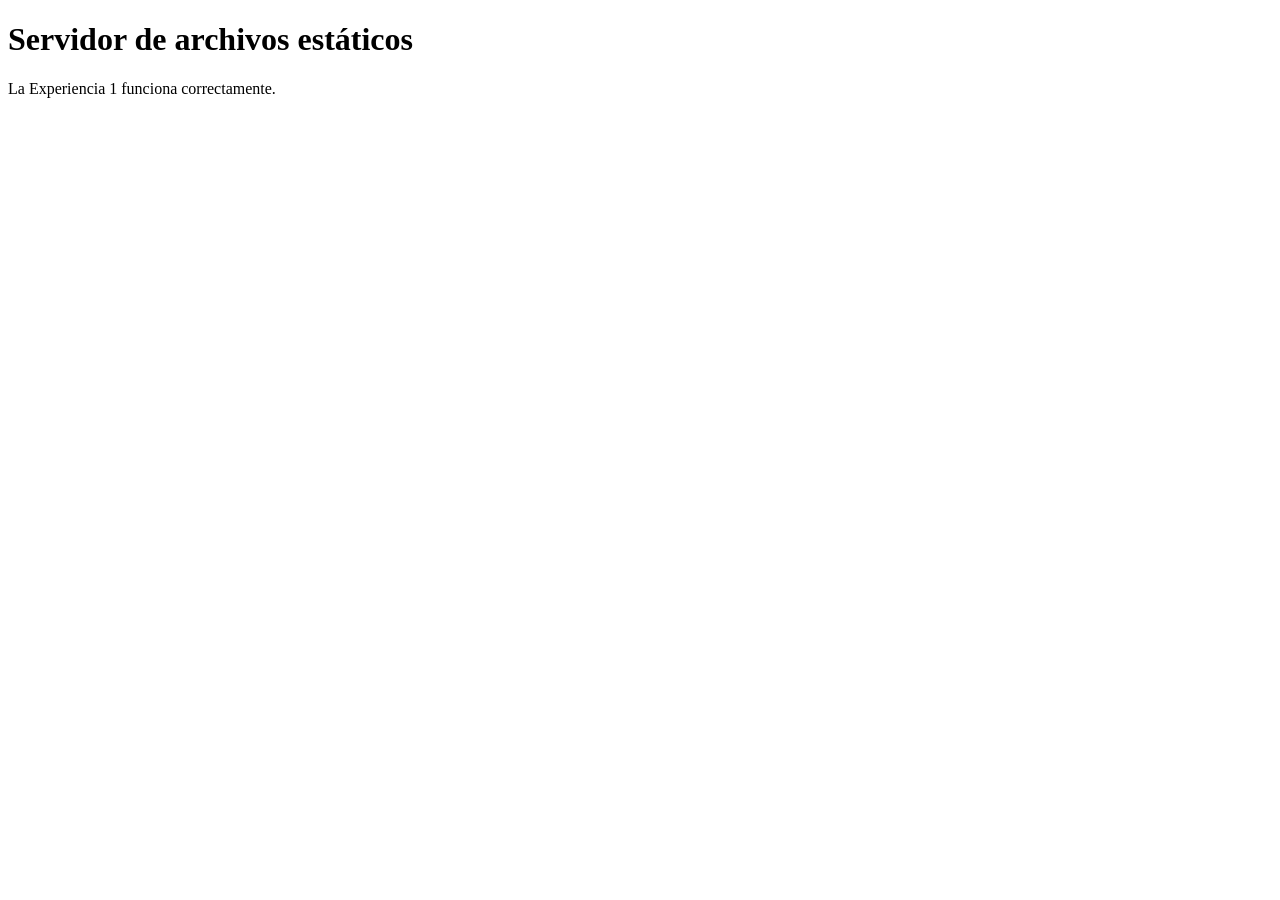
<file: Guia08_PythonWeb/index.html>
<!DOCTYPE html>
<html lang="es">
<head>
    <meta charset="UTF-8">
    <title>Mi servidor Python</title>
</head>
<body>
    <h1>Servidor de archivos estáticos</h1>
    <p>La Experiencia 1 funciona correctamente.</p>
</body>
</html>
</file>
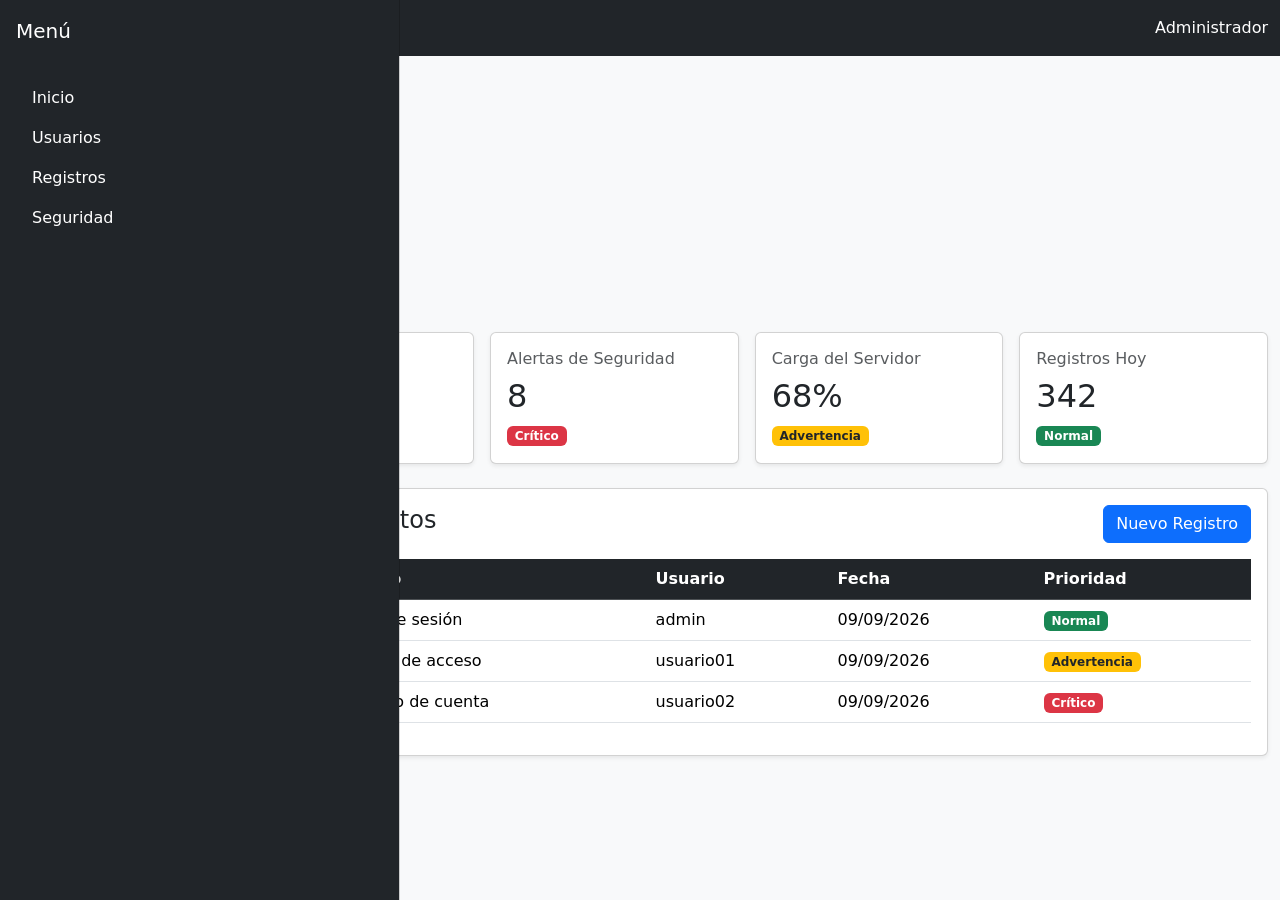
<file: guia 5/ejercicio1/index.html>
<!DOCTYPE html>
<html lang="es">
<head>
    <meta charset="UTF-8">
    <meta name="viewport" content="width=device-width, initial-scale=1">

    <title>Dashboard Administrativo</title>

    <!-- Bootstrap 5 -->
    <link 
        href="https://cdn.jsdelivr.net/npm/bootstrap@5.1.3/dist/css/bootstrap.min.css" 
        rel="stylesheet">
    
    <style>

        .offcanvas {
            width: 250px;
        }

        @media (min-width: 992px) {

            .offcanvas {
                visibility: visible !important;
                transform: none !important;
                position: fixed;
                top: 56px;
                bottom: 0;
            }

            .offcanvas-header {
                display: block;
            }

            .offcanvas-body {
                overflow-y: auto;
            }

        }

    </style>
    
</head>

<body class="bg-light">

    <!-- NAVBAR -->
    <nav class="navbar navbar-dark bg-dark fixed-top">
        <div class="container-fluid">

            <button 
                class="navbar-toggler d-lg-none" 
                type="button"
                data-bs-toggle="offcanvas"
                data-bs-target="#sidebar">
                <span class="navbar-toggler-icon"></span>
            </button>

            <a class="navbar-brand" href="#">
                Panel Administrativo
            </a>

            <span class="text-white">
                Administrador
            </span>

        </div>
    </nav>


    <!-- SIDEBAR -->
    <div 
         
        class="offcanvas offcanvas-start bg-dark text-white"
        tabindex="-1"
        id="sidebar">

        <div class="offcanvas-header">
            <h5 class="offcanvas-title">
                Menú
            </h5>

            <button 
                type="button"
                class="btn-close btn-close-white d-lg-none"
                data-bs-dismiss="offcanvas">
            </button>
        </div>

        <div class="offcanvas-body">

            <ul class="nav flex-column">

                <li class="nav-item">
                    <a class="nav-link text-white" href="#">
                        Inicio
                    </a>
                </li>

                <li class="nav-item">
                    <a class="nav-link text-white" href="#">
                        Usuarios
                    </a>
                </li>

                <li class="nav-item">
                    <a class="nav-link text-white" href="#">
                        Registros
                    </a>
                </li>

                <li class="nav-item">
                    <a class="nav-link text-white" href="#">
                        Seguridad
                    </a>
                </li>

            </ul>

        </div>
    </div>

        <div class="offcanvas-header">
            <h5 class="offcanvas-title">
                Menú
            </h5>

            <button 
                type="button"
                class="btn-close btn-close-white d-lg-none"
                data-bs-dismiss="offcanvas">
            </button>
        </div>

        <div class="offcanvas-body">

            <ul class="nav flex-column">

                <li class="nav-item">
                    <a class="nav-link text-white" href="#">
                        Inicio
                    </a>
                </li>

                <li class="nav-item">
                    <a class="nav-link text-white" href="#">
                        Usuarios
                    </a>
                </li>

                <li class="nav-item">
                    <a class="nav-link text-white" href="#">
                        Registros
                    </a>
                </li>

                <li class="nav-item">
                    <a class="nav-link text-white" href="#">
                        Seguridad
                    </a>
                </li>

            </ul>

        </div>
    </div>


    <!-- CONTENIDO PRINCIPAL -->
    <main class="container-fluid" style="padding-top: 80px;">

        <div class="row">

            <!-- Espacio del Sidebar en escritorio -->
            <aside class="col-lg-2 d-none d-lg-block">
            </aside>


            <!-- Contenido -->
            <section class="col-lg-10">

                <h2 class="mb-4">
                    Dashboard
                </h2>


                <!-- KPIs -->
                <div class="row g-3 mb-4">

                    <!-- KPI 1 -->
                    <div class="col-12 col-md-6 col-lg-3">
                        <div class="card shadow-sm h-100">
                            <div class="card-body">
                                <h6 class="text-muted">
                                    Usuarios Activos
                                </h6>

                                <h2>
                                    1,250
                                </h2>

                                <span class="badge bg-success">
                                    Normal
                                </span>
                            </div>
                        </div>
                    </div>


                    <!-- KPI 2 -->
                    <div class="col-12 col-md-6 col-lg-3">
                        <div class="card shadow-sm h-100">
                            <div class="card-body">
                                <h6 class="text-muted">
                                    Alertas de Seguridad
                                </h6>

                                <h2>
                                    8
                                </h2>

                                <span class="badge bg-danger">
                                    Crítico
                                </span>
                            </div>
                        </div>
                    </div>


                    <!-- KPI 3 -->
                    <div class="col-12 col-md-6 col-lg-3">
                        <div class="card shadow-sm h-100">
                            <div class="card-body">
                                <h6 class="text-muted">
                                    Carga del Servidor
                                </h6>

                                <h2>
                                    68%
                                </h2>

                                <span class="badge bg-warning text-dark">
                                    Advertencia
                                </span>
                            </div>
                        </div>
                    </div>


                    <!-- KPI 4 -->
                    <div class="col-12 col-md-6 col-lg-3">
                        <div class="card shadow-sm h-100">
                            <div class="card-body">
                                <h6 class="text-muted">
                                    Registros Hoy
                                </h6>

                                <h2>
                                    342
                                </h2>

                                <span class="badge bg-success">
                                    Normal
                                </span>
                            </div>
                        </div>
                    </div>

                </div>


                <!-- TABLA -->
                <div class="card shadow-sm mb-4">

                    <div class="card-body">

                        <div class="d-flex justify-content-between align-items-center mb-3">

                            <h4>
                                Últimos eventos
                            </h4>

                            <!-- BOTÓN NUEVO REGISTRO -->
                            <button
                                type="button"
                                class="btn btn-primary"
                                data-bs-toggle="modal"
                                data-bs-target="#modalRegistro">

                                Nuevo Registro

                            </button>

                        </div>


                        <div class="table-responsive">

                            <table class="table table-hover">

                                <thead class="table-dark">

                                    <tr>
                                        <th>ID</th>
                                        <th>Evento</th>
                                        <th>Usuario</th>
                                        <th>Fecha</th>
                                        <th>Prioridad</th>
                                    </tr>

                                </thead>

                                <tbody>

                                    <tr>
                                        <td>001</td>
                                        <td>Inicio de sesión</td>
                                        <td>admin</td>
                                        <td>09/09/2026</td>
                                        <td>
                                            <span class="badge bg-success">
                                                Normal
                                            </span>
                                        </td>
                                    </tr>

                                    <tr>
                                        <td>002</td>
                                        <td>Intento de acceso</td>
                                        <td>usuario01</td>
                                        <td>09/09/2026</td>
                                        <td>
                                            <span class="badge bg-warning text-dark">
                                                Advertencia
                                            </span>
                                        </td>
                                    </tr>

                                    <tr>
                                        <td>003</td>
                                        <td>Bloqueo de cuenta</td>
                                        <td>usuario02</td>
                                        <td>09/09/2026</td>
                                        <td>
                                            <span class="badge bg-danger">
                                                Crítico
                                            </span>
                                        </td>
                                    </tr>

                                </tbody>

                            </table>

                        </div>

                    </div>

                </div>

            </section>

        </div>

    </main>


    <!-- MODAL -->
    <div 
        class="modal fade"
        id="modalRegistro"
        tabindex="-1"
        aria-hidden="true">

        <div class="modal-dialog">

            <div class="modal-content">

                <div class="modal-header">

                    <h5 class="modal-title">
                        Nuevo Registro
                    </h5>

                    <button
                        type="button"
                        class="btn-close"
                        data-bs-dismiss="modal">
                    </button>

                </div>


                <div class="modal-body">

                    <form>

                        <!-- Evento -->
                        <div class="mb-3">

                            <label class="form-label">
                                Evento
                            </label>

                            <input
                                type="text"
                                class="form-control"
                                placeholder="Ingrese el evento">

                        </div>


                        <!-- Usuario -->
                        <div class="mb-3">

                            <label class="form-label">
                                Usuario
                            </label>

                            <input
                                type="text"
                                class="form-control"
                                placeholder="Ingrese el usuario">

                        </div>


                        <!-- Prioridad -->
                        <div class="mb-3">

                            <label class="form-label">
                                Prioridad
                            </label>

                            <select class="form-select">

                                <option selected>
                                    Seleccione una prioridad
                                </option>

                                <option>
                                    Normal
                                </option>

                                <option>
                                    Advertencia
                                </option>

                                <option>
                                    Crítico
                                </option>

                            </select>

                        </div>


                        <button
                            type="submit"
                            class="btn btn-primary">

                            Guardar Registro

                        </button>

                    </form>

                </div>

            </div>

        </div>

    </div>


    <!-- JavaScript de Bootstrap -->
    <script 
        src="https://cdn.jsdelivr.net/npm/bootstrap@5.1.3/dist/js/bootstrap.bundle.min.js">
    </script>

</body>
</html>
</file>
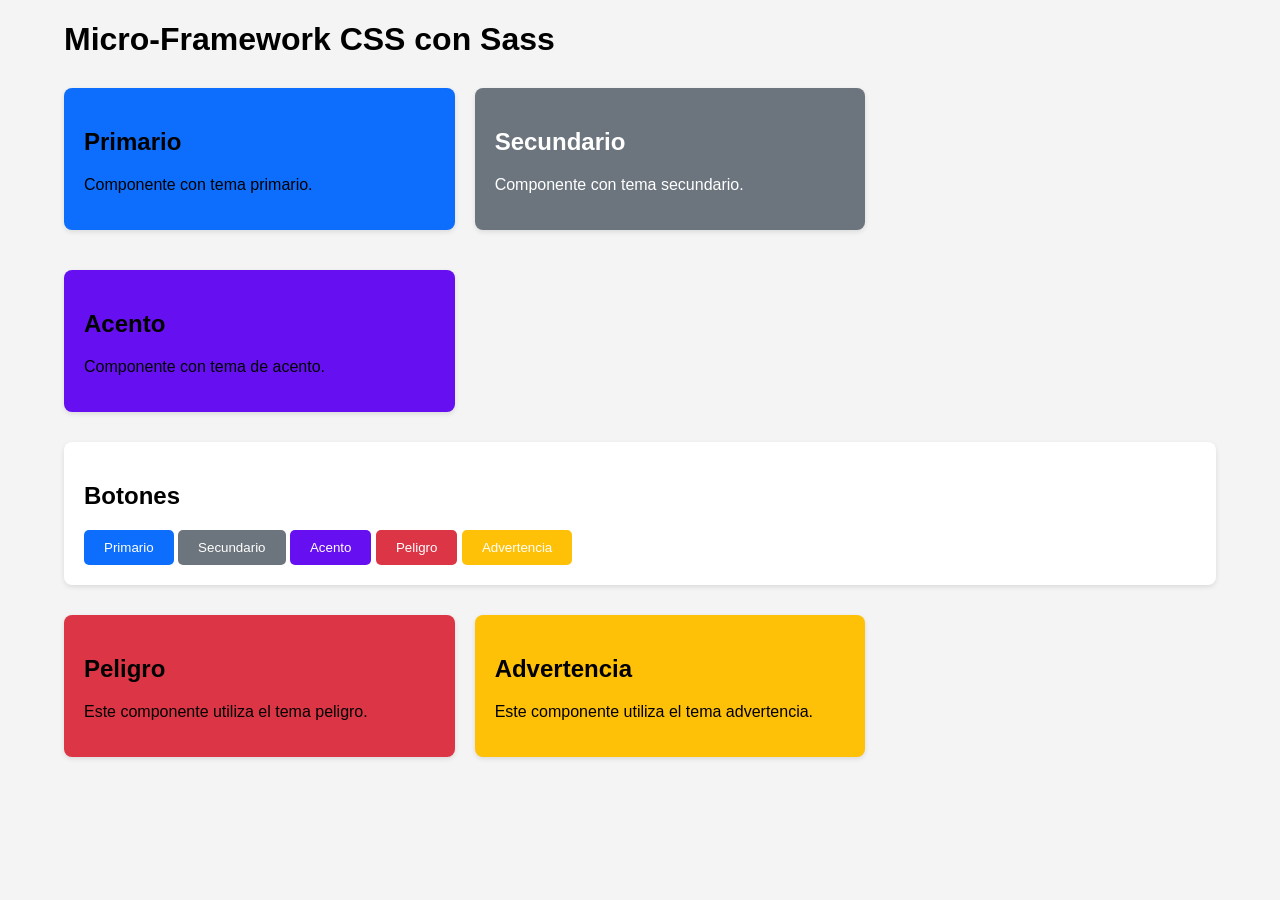
<file: guia 5/ejercicio2/index.html>
<!DOCTYPE html>
<html lang="es">
<head>
    <meta charset="UTF-8">
    <meta name="viewport" content="width=device-width, initial-scale=1">

    <title>Micro-Framework Sass</title>

    <link rel="stylesheet" href="css/main.css">
</head>

<body>

    <div class="contenedor">

        <h1 class="titulo">
            Micro-Framework CSS con Sass
        </h1>


        <!-- Grilla -->
        <div class="fila">

            <div class="columna">
                <div class="tarjeta primario">
                    <h2>Primario</h2>
                    <p>
                        Componente con tema primario.
                    </p>
                </div>
            </div>

            <div class="columna">
                <div class="tarjeta secundario">
                    <h2>Secundario</h2>
                    <p>
                        Componente con tema secundario.
                    </p>
                </div>
            </div>

            <div class="columna">
                <div class="tarjeta acento">
                    <h2>Acento</h2>
                    <p>
                        Componente con tema de acento.
                    </p>
                </div>
            </div>

        </div>


        <!-- Botones -->
        <div class="tarjeta">

            <h2>Botones</h2>

            <button class="btn-primario">
                Primario
            </button>

            <button class="btn-secundario">
                Secundario
            </button>

            <button class="btn-acento">
                Acento
            </button>

            <button class="btn-peligro">
                Peligro
            </button>

            <button class="btn-advertencia">
                Advertencia
            </button>

        </div>


        <!-- Temas -->
        <div class="fila">

            <div class="columna">
                <div class="tarjeta peligro">
                    <h2>Peligro</h2>
                    <p>
                        Este componente utiliza el tema peligro.
                    </p>
                </div>
            </div>

            <div class="columna">
                <div class="tarjeta advertencia">
                    <h2>Advertencia</h2>
                    <p>
                        Este componente utiliza el tema advertencia.
                    </p>
                </div>
            </div>

        </div>

    </div>

</body>
</html>
</file>
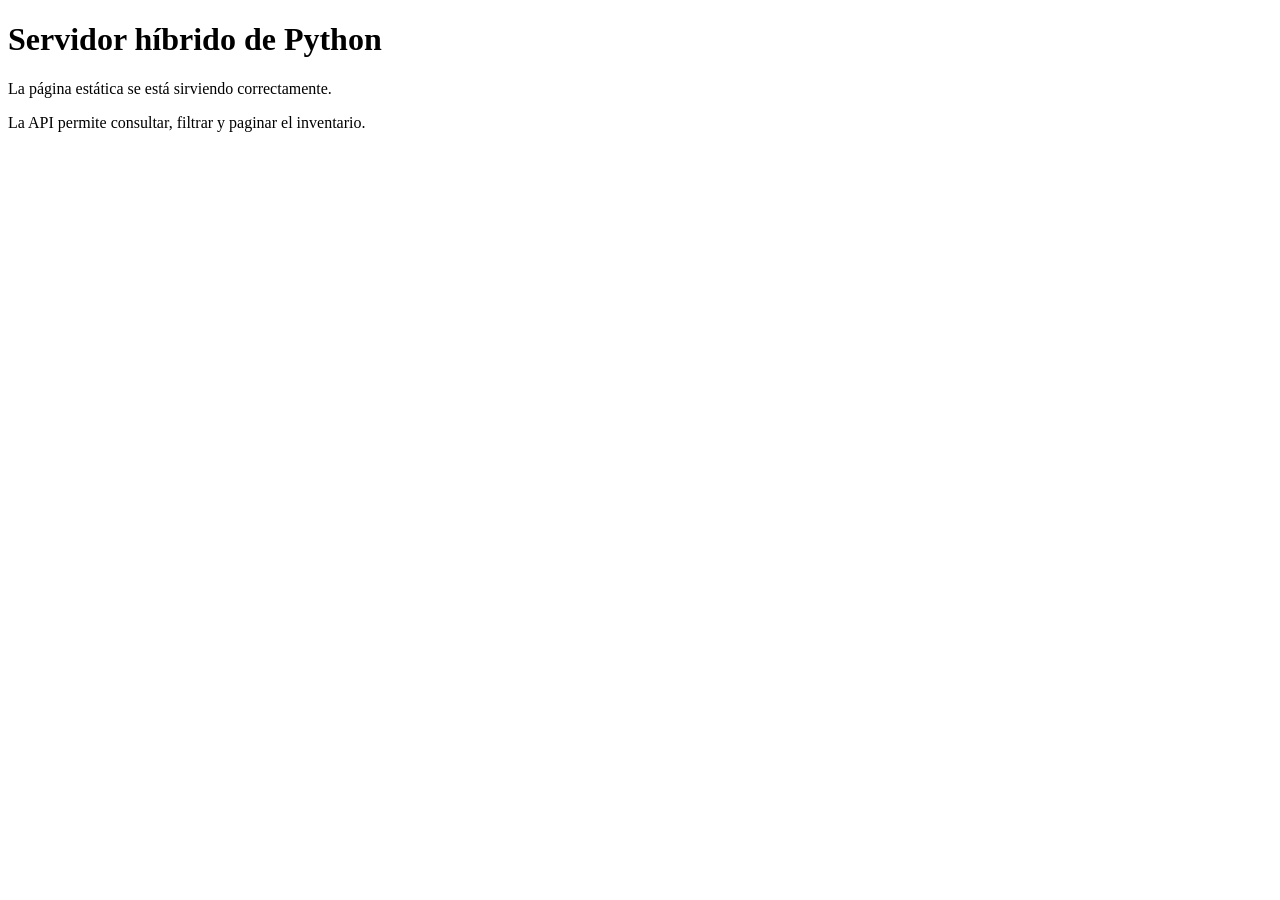
<file: Guia08_PythonWeb/public/index.html>
<!DOCTYPE html>
<html lang="es">
<head>
    <meta charset="UTF-8">
    <title>Inventario del sistema</title>
</head>
<body>
    <h1>Servidor híbrido de Python</h1>
    <p>La página estática se está sirviendo correctamente.</p>
    <p>La API permite consultar, filtrar y paginar el inventario.</p>
</body>
</html>
</file>
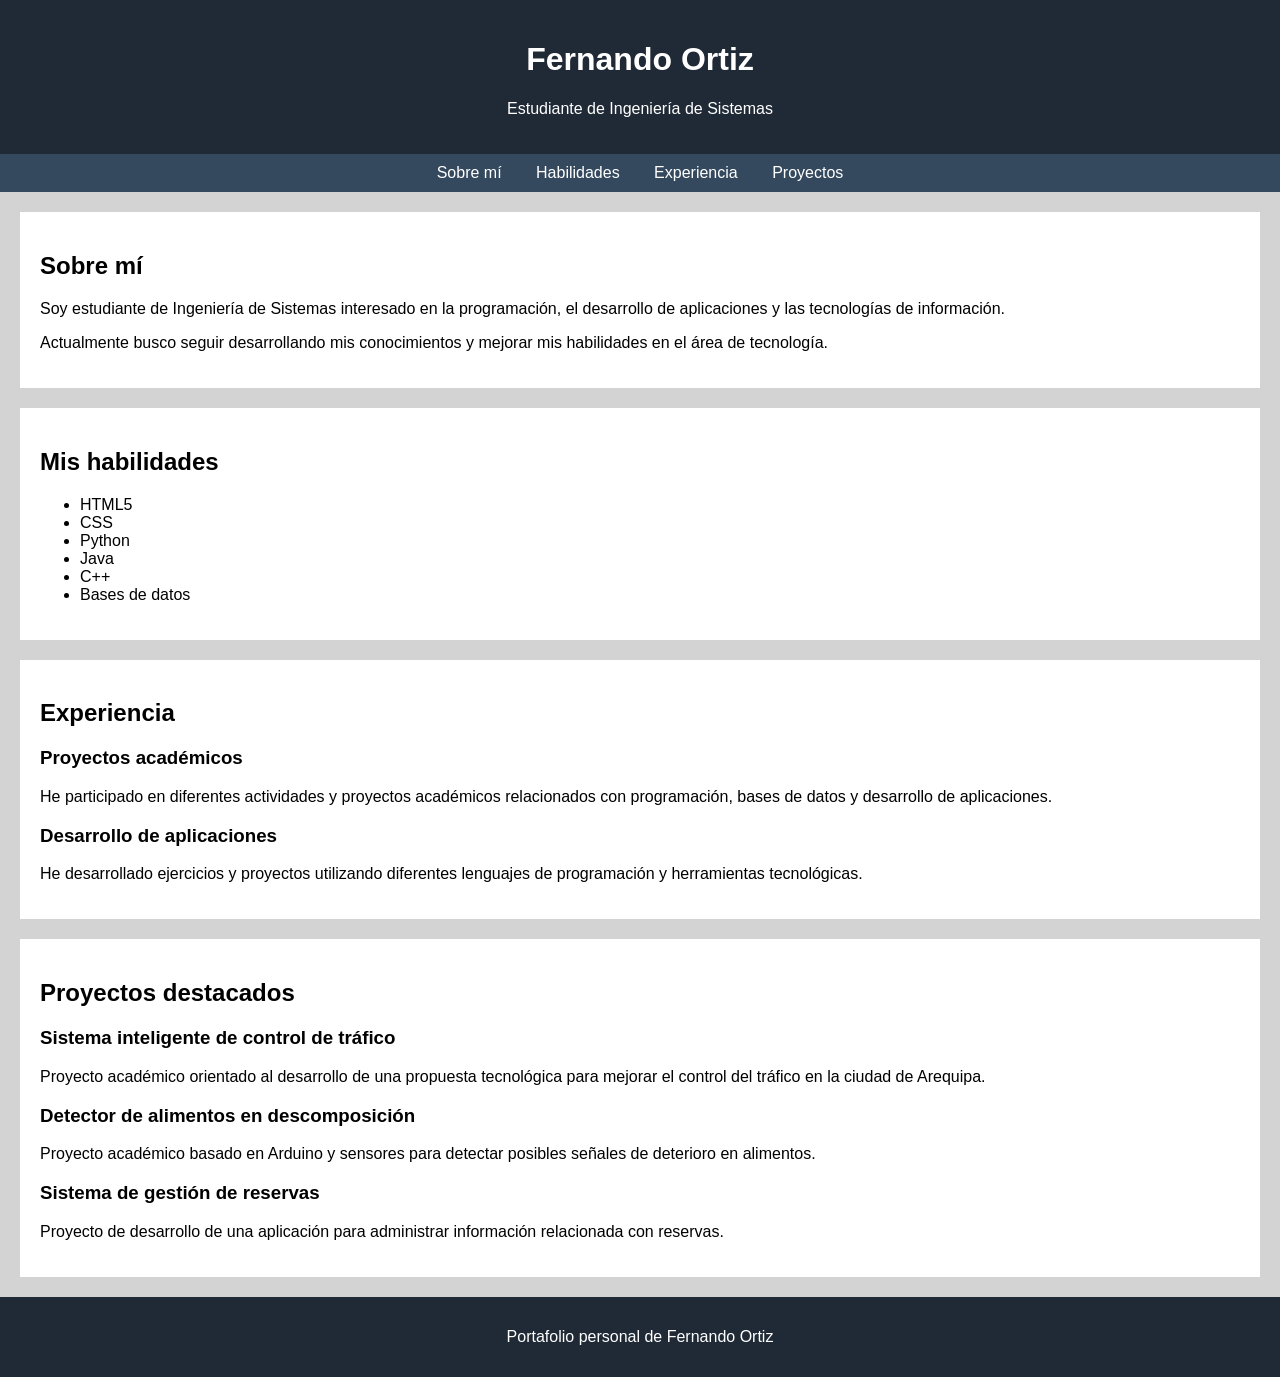
<file: guia1/ejercicios practica 1 html/ejercicio 1.html>
<!DOCTYPE html>
<!-- Indica que el documento utiliza HTML5 -->

<html lang="es">
<!-- Define el idioma de la página como español -->

<head>
    <!-- Contiene información y configuraciones de la página -->

    <meta charset="UTF-8">
    <!-- Permite utilizar caracteres especiales como á, é, í, ó, ú y ñ -->

    <title>Portafolio Personal - Fernando Ortiz</title>
    <!-- Título que aparece en la pestaña del navegador -->

    <meta name="description"
        content="Portafolio personal de Fernando Ortiz, estudiante de Ingeniería de Sistemas.">
    <!-- Proporciona una descripción de la página -->

    <style>
        /* Inicio de los estilos CSS de la página */

        body {
            font-family: Arial;
            /* Define el tipo de letra de toda la página */

            background-color: lightgray;
            /* Establece el color de fondo */

            margin: 0;
            /* Elimina el margen predeterminado del navegador */
        }

        header {
            background-color: #202a36;
            /* Define el color de fondo del encabezado */

            color: white;
            /* Define el color del texto */

            text-align: center;
            /* Centra el contenido del encabezado */

            padding: 20px;
            /* Agrega espacio interno al encabezado */
        }

        nav {
            background-color: #34495e;
            /* Define el color de fondo del menú */

            text-align: center;
            /* Centra los enlaces del menú */

            padding: 10px;
            /* Agrega espacio interno al menú */
        }

        nav a {
            color: white;
            /* Cambia el color de los enlaces a blanco */

            margin: 15px;
            /* Separa los enlaces entre sí */

            text-decoration: none;
            /* Elimina el subrayado de los enlaces */
        }

        section {
            background-color: white;
            /* Define el fondo blanco de cada sección */

            margin: 20px;
            /* Separa las secciones entre sí */

            padding: 20px;
            /* Agrega espacio interno a las secciones */
        }

        article {
            margin-bottom: 15px;
            /* Agrega espacio debajo de cada artículo */
        }

        footer {
            background-color: #202a36;
            /* Define el color de fondo del pie de página */

            color: white;
            /* Define el color del texto */

            text-align: center;
            /* Centra el contenido del pie de página */

            padding: 15px;
            /* Agrega espacio interno al pie de página */
        }

        /* Fin de los estilos CSS */
    </style>
</head>

<body>
    <!-- Contiene todo el contenido visible de la página -->

    <header>
        <!-- Encabezado principal del portafolio -->

        <h1>Fernando Ortiz</h1>
        <!-- Título principal de la página -->

        <p>Estudiante de Ingeniería de Sistemas</p>
        <!-- Presenta la profesión o carrera del autor -->
    </header>

    <nav>
        <!-- Menú de navegación de la página -->

        <a href="#sobre-mi">Sobre mí</a>
        <!-- Enlace que lleva a la sección "Sobre mí" -->

        <a href="#habilidades">Habilidades</a>
        <!-- Enlace que lleva a la sección "Habilidades" -->

        <a href="#experiencia">Experiencia</a>
        <!-- Enlace que lleva a la sección "Experiencia" -->

        <a href="#proyectos">Proyectos</a>
        <!-- Enlace que lleva a la sección "Proyectos" -->
    </nav>

    <main>
        <!-- Contiene el contenido principal de la página -->

        <section id="sobre-mi">
            <!-- Sección donde se presenta información personal -->

            <h2>Sobre mí</h2>
            <!-- Título de la sección -->

            <p>
                Soy estudiante de Ingeniería de Sistemas interesado en
                la programación, el desarrollo de aplicaciones y las
                tecnologías de información.
            </p>

            <p>
                Actualmente busco seguir desarrollando mis conocimientos
                y mejorar mis habilidades en el área de tecnología.
            </p>
        </section>

        <section id="habilidades">
            <!-- Sección donde se muestran las habilidades -->

            <h2>Mis habilidades</h2>
            <!-- Título de la sección -->

            <ul>
                <!-- Crea una lista de elementos -->

                <li>HTML5</li>
                <!-- Elemento de la lista -->

                <li>CSS</li>
                <li>Python</li>
                <li>Java</li>
                <li>C++</li>
                <li>Bases de datos</li>
            </ul>
        </section>

        <section id="experiencia">
            <!-- Sección donde se presenta la experiencia académica -->

            <h2>Experiencia</h2>
            <!-- Título de la sección -->

            <article>
                <!-- Primer bloque de experiencia -->

                <h3>Proyectos académicos</h3>
                <!-- Subtítulo del artículo -->

                <p>
                    He participado en diferentes actividades y proyectos
                    académicos relacionados con programación, bases de
                    datos y desarrollo de aplicaciones.
                </p>
            </article>

            <article>
                <!-- Segundo bloque de experiencia -->

                <h3>Desarrollo de aplicaciones</h3>

                <p>
                    He desarrollado ejercicios y proyectos utilizando
                    diferentes lenguajes de programación y herramientas
                    tecnológicas.
                </p>
            </article>
        </section>

        <section id="proyectos">
            <!-- Sección donde se muestran los proyectos destacados -->

            <h2>Proyectos destacados</h2>
            <!-- Título de la sección -->

            <article>
                <!-- Primer proyecto -->

                <h3>Sistema inteligente de control de tráfico</h3>

                <p>
                    Proyecto académico orientado al desarrollo de una
                    propuesta tecnológica para mejorar el control del
                    tráfico en la ciudad de Arequipa.
                </p>
            </article>

            <article>
                <!-- Segundo proyecto -->

                <h3>Detector de alimentos en descomposición</h3>

                <p>
                    Proyecto académico basado en Arduino y sensores para
                    detectar posibles señales de deterioro en alimentos.
                </p>
            </article>

            <article>
                <!-- Tercer proyecto -->

                <h3>Sistema de gestión de reservas</h3>

                <p>
                    Proyecto de desarrollo de una aplicación para
                    administrar información relacionada con reservas.
                </p>
            </article>
        </section>
    </main>

    <footer>
        <!-- Pie de página -->

        <p>
            Portafolio personal de Fernando Ortiz
        </p>
    </footer>

</body>
</html>
</file>
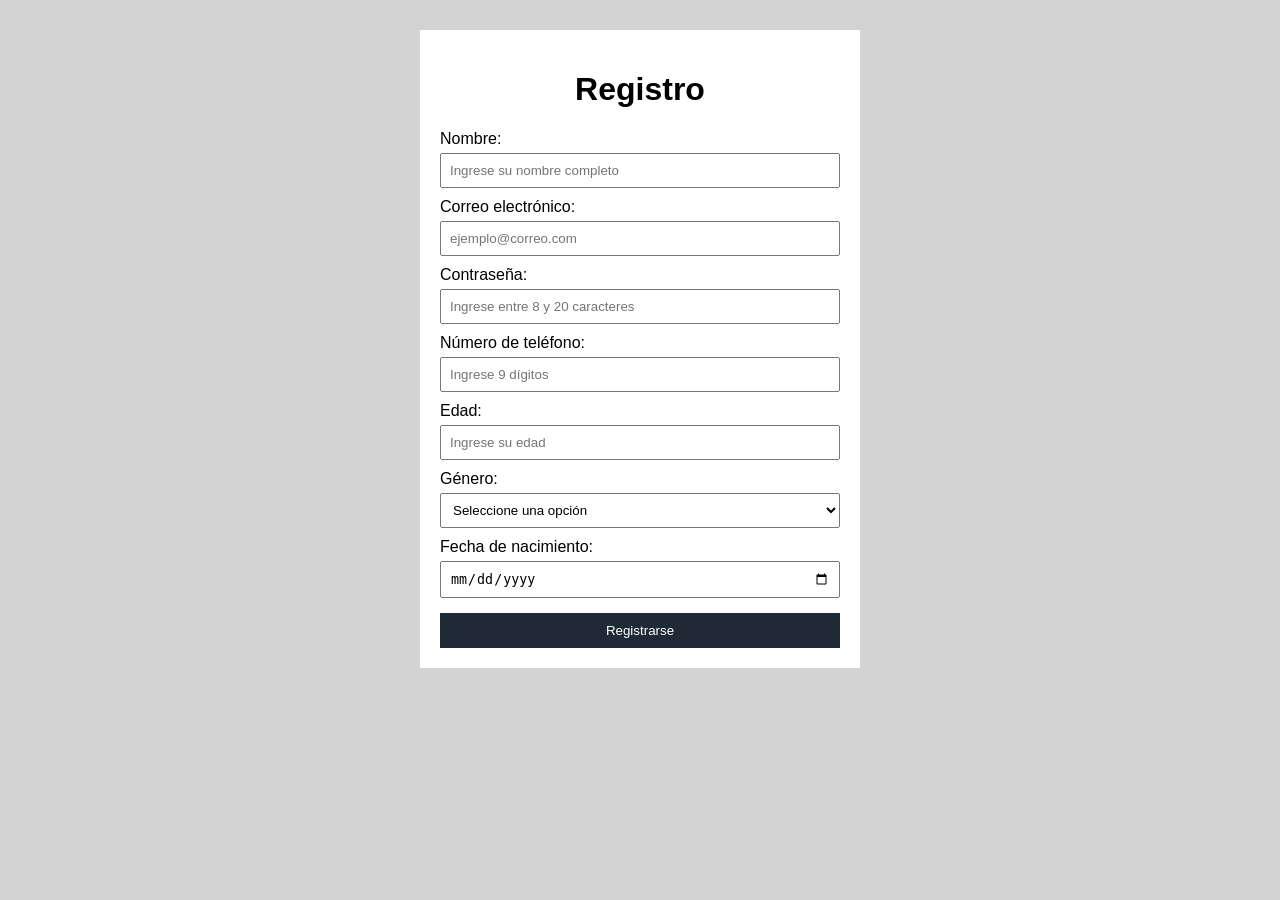
<file: guia1/ejercicios practica 1 html/ejercicio 2.html>
<!DOCTYPE html>

<html lang="es">

<head>

    <meta charset="UTF-8">

    <title>Formulario de Registro</title>

    <style>

        body {
            font-family: Arial;
            background-color: lightgray;
        }

        form {
            background-color: white;
            width: 400px;
            margin: 30px auto;
            padding: 20px;
        }

        h1 {
            text-align: center;
        }

        label {
            display: block;
            margin-top: 10px;
        }

        input, select {
            width: 100%;
            padding: 8px;
            margin-top: 5px;
            box-sizing: border-box;
        }

        button {
            margin-top: 15px;
            padding: 10px;
            width: 100%;
            background-color: #202a36;
            color: white;
            border: none;
        }

        button:hover {
            background-color: #34495e;
        }

    </style>

</head>

<body>

    <form>

        <h1>Registro</h1>

        <!-- Campo para ingresar el nombre -->
        <label for="nombre">Nombre:</label>

        <input
            type="text"
            id="nombre"
            name="nombre"
            placeholder="Ingrese su nombre completo"
            minlength="3"
            maxlength="30"
            pattern="[A-Za-zÁÉÍÓÚáéíóúÑñ ]+"
            title="Ingrese solamente letras"
            required>

        <!-- Campo para ingresar el correo -->
        <label for="correo">Correo electrónico:</label>

        <input
            type="email"
            id="correo"
            name="correo"
            placeholder="ejemplo@correo.com"
            required>

        <!-- Campo para ingresar la contraseña -->
        <label for="contrasena">Contraseña:</label>

        <input
            type="password"
            id="contrasena"
            name="contrasena"
            placeholder="Ingrese entre 8 y 20 caracteres"
            minlength="8"
            maxlength="20"
            required
            title="La contraseña debe tener entre 8 y 20 caracteres">

        <!-- Campo para ingresar el número de teléfono -->
        <label for="telefono">Número de teléfono:</label>

        <input
            type="tel"
            id="telefono"
            name="telefono"
            placeholder="Ingrese 9 dígitos"
            pattern="[0-9]{9}"
            title="Ingrese un número de teléfono de 9 dígitos"
            required>

        <!-- Campo para ingresar la edad -->
        <label for="edad">Edad:</label>

        <input
            type="number"
            id="edad"
            name="edad"
            placeholder="Ingrese su edad"
            min="18"
            max="100"
            required>

        <!-- Campo para seleccionar el género -->
        <label for="genero">Género:</label>

        <select id="genero" name="genero" required>
            <option value="">Seleccione una opción</option>
            <option value="masculino">Masculino</option>
            <option value="femenino">Femenino</option>
            <option value="otro">Otro</option>
            <option value="prefiero_no_decirlo">Prefiero no decirlo</option>
        </select>

        <!-- Campo para seleccionar la fecha de nacimiento -->
        <label for="fecha">Fecha de nacimiento:</label>

        <input
            type="date"
            id="fecha"
            name="fecha"
            required>

        <!-- Botón para enviar el formulario -->
        <button type="submit">Registrarse</button>

    </form>

</body>

</html>
</file>
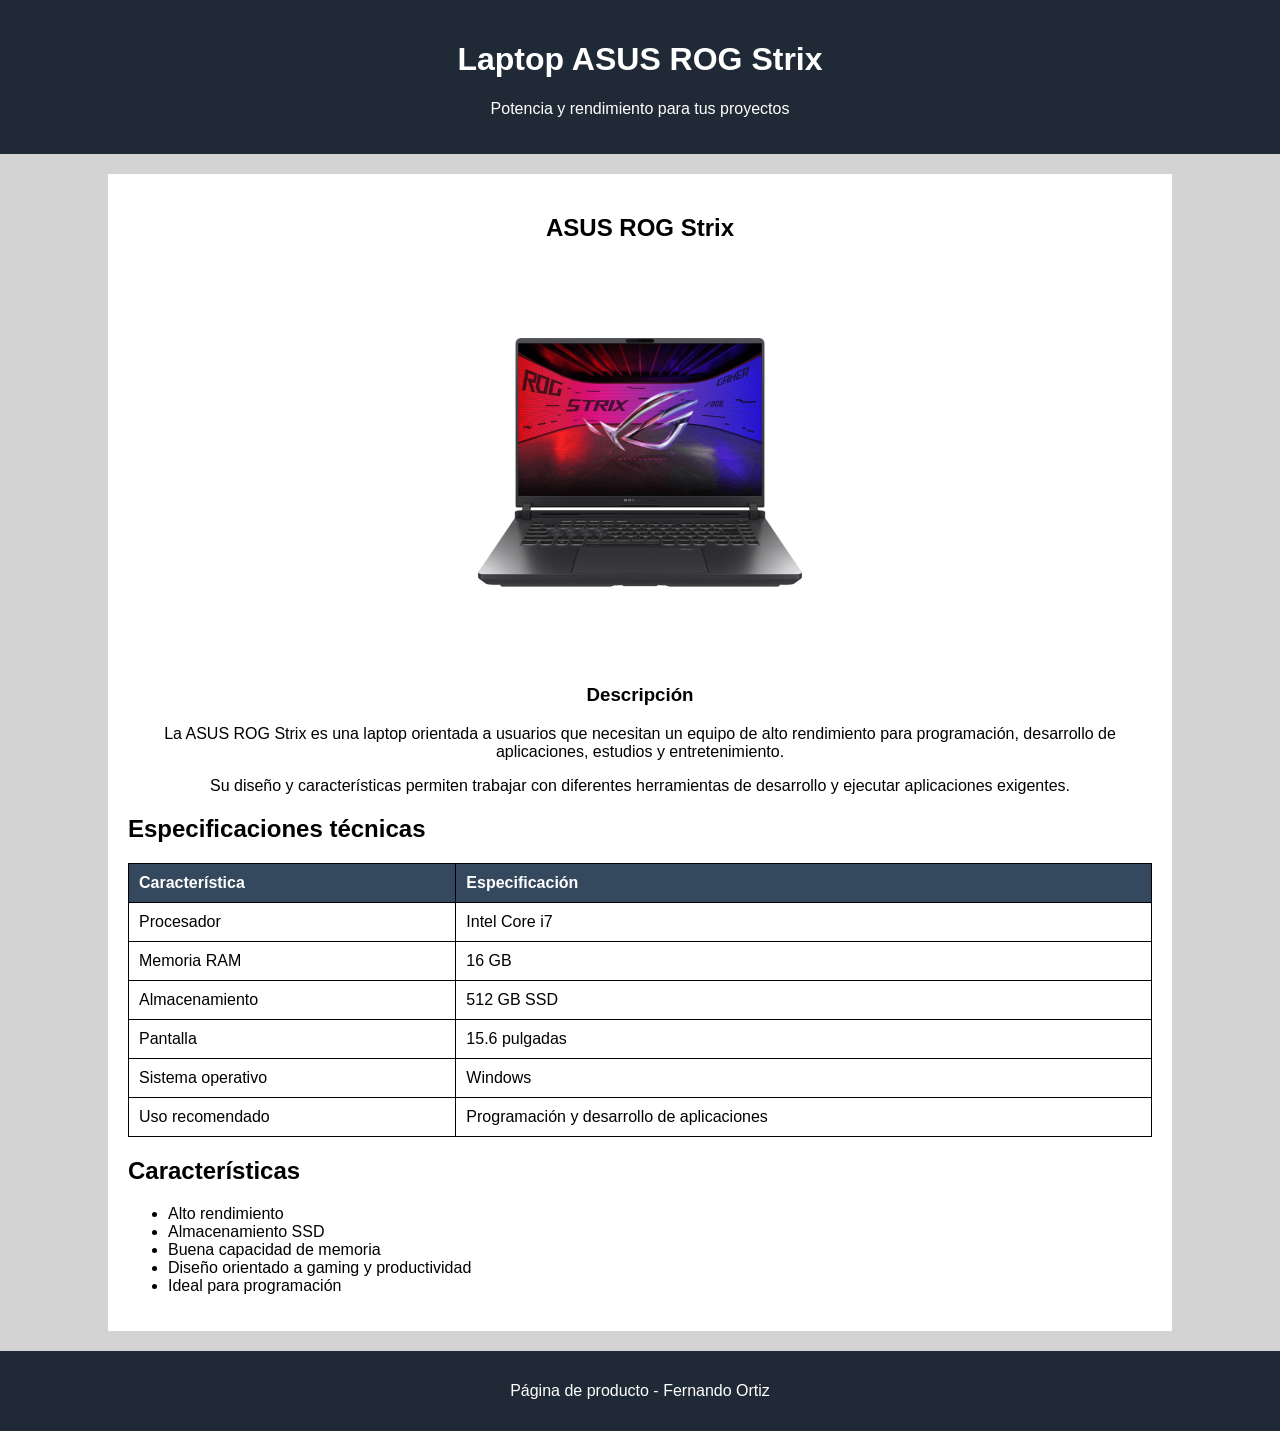
<file: guia1/ejercicios practica 1 html/ejercicio 3.html>
<!DOCTYPE html>
<html lang="es">

<head>

    <meta charset="UTF-8">

    <title>Laptop ASUS ROG Strix - Producto</title>

    <meta name="description"
        content="Laptop ASUS ROG Strix para estudiantes, desarrolladores y usuarios que necesitan alto rendimiento.">

    <!-- Open Graph -->
    <meta property="og:title" content="Laptop ASUS ROG Strix">
    <meta property="og:type" content="product">
    <meta property="og:image" content="https://via.placeholder.com/600x400">
    <meta property="og:url" content="https://ejemplo.com/producto">

    <!-- Twitter Cards -->
    <meta name="twitter:card" content="summary_large_image">
    <meta name="twitter:title" content="Laptop ASUS ROG Strix">
    <meta name="twitter:description"
        content="Laptop de alto rendimiento para programación, estudios y entretenimiento.">
    <meta name="twitter:image" content="https://via.placeholder.com/600x400">

    <style>

        body {
            font-family: Arial;
            background-color: lightgray;
            margin: 0;
        }

        header {
            background-color: #202a36;
            color: white;
            text-align: center;
            padding: 20px;
        }

        main {
            background-color: white;
            width: 80%;
            margin: 20px auto;
            padding: 20px;
        }

        .producto {
            text-align: center;
        }

        .producto img {
            width: 400px;
            max-width: 100%;
        }

        table {
            width: 100%;
            border-collapse: collapse;
            margin-top: 20px;
        }

        th,
        td {
            border: 1px solid black;
            padding: 10px;
            text-align: left;
        }

        th {
            background-color: #34495e;
            color: white;
        }

        footer {
            background-color: #202a36;
            color: white;
            text-align: center;
            padding: 15px;
        }

    </style>

</head>

<body>

    <header>

        <h1>Laptop ASUS ROG Strix</h1>

        <p>Potencia y rendimiento para tus proyectos</p>

    </header>


    <main>

        <section class="producto">

            <h2>ASUS ROG Strix</h2>

            <img
                src="laptop.jpg"
                alt="Laptop ASUS ROG Strix de alto rendimiento">

            <h3>Descripción</h3>

            <p>
                La ASUS ROG Strix es una laptop orientada a usuarios que
                necesitan un equipo de alto rendimiento para programación,
                desarrollo de aplicaciones, estudios y entretenimiento.
            </p>

            <p>
                Su diseño y características permiten trabajar con diferentes
                herramientas de desarrollo y ejecutar aplicaciones exigentes.
            </p>

        </section>


        <section>

            <h2>Especificaciones técnicas</h2>

            <table>

                <tr>
                    <th>Característica</th>
                    <th>Especificación</th>
                </tr>

                <tr>
                    <td>Procesador</td>
                    <td>Intel Core i7</td>
                </tr>

                <tr>
                    <td>Memoria RAM</td>
                    <td>16 GB</td>
                </tr>

                <tr>
                    <td>Almacenamiento</td>
                    <td>512 GB SSD</td>
                </tr>

                <tr>
                    <td>Pantalla</td>
                    <td>15.6 pulgadas</td>
                </tr>

                <tr>
                    <td>Sistema operativo</td>
                    <td>Windows</td>
                </tr>

                <tr>
                    <td>Uso recomendado</td>
                    <td>Programación y desarrollo de aplicaciones</td>
                </tr>

            </table>

        </section>


        <section>

            <h2>Características</h2>

            <ul>
                <li>Alto rendimiento</li>
                <li>Almacenamiento SSD</li>
                <li>Buena capacidad de memoria</li>
                <li>Diseño orientado a gaming y productividad</li>
                <li>Ideal para programación</li>
            </ul>

        </section>

    </main>


    <footer>

        <p>
            Página de producto - Fernando Ortiz
        </p>

    </footer>

</body>

</html>
</file>
<file: guia 5/ejercicio2/css/main.css>
.contenedor {
  width: 90%;
  max-width: 1200px;
  margin: 0 auto;
}

.fila {
  display: flex;
  flex-wrap: wrap;
  margin: 0 -10px;
}

.columna {
  width: 100%;
  padding: 10px;
}

@media (min-width: 768px) {
  .columna {
    width: 50%;
  }
}
@media (min-width: 992px) {
  .columna {
    width: 33.33%;
  }
}
.btn-primario {
  background-color: #0d6efd;
  color: white;
  padding: 0.625rem 1.25rem;
  border: none;
  border-radius: 5px;
}
.btn-primario:hover {
  background-color: rgb(1.762295082, 87.2336065574, 213.237704918);
}

.btn-secundario {
  background-color: #6c757d;
  color: white;
  padding: 0.625rem 1.25rem;
  border: none;
  border-radius: 5px;
}
.btn-secundario:hover {
  background-color: rgb(84.3605150215, 91.3905579399, 97.6394849785);
}

.btn-acento {
  background-color: #6610f2;
  color: white;
  padding: 0.625rem 1.25rem;
  border: none;
  border-radius: 5px;
}
.btn-acento:hover {
  background-color: rgb(81.3214285714, 10.6785714286, 196.3214285714);
}

.btn-peligro {
  background-color: #dc3545;
  color: white;
  padding: 0.625rem 1.25rem;
  border: none;
  border-radius: 5px;
}
.btn-peligro:hover {
  background-color: rgb(189.2151898734, 32.7848101266, 47.7721518987);
}

.btn-advertencia {
  background-color: #ffc107;
  color: white;
  padding: 0.625rem 1.25rem;
  border: none;
  border-radius: 5px;
}
.btn-advertencia:hover {
  background-color: rgb(211, 158.25, 0);
}

body {
  font-family: Arial, sans-serif;
  margin: 0;
  background-color: #f4f4f4;
}

.titulo {
  font-size: 2rem;
  margin-bottom: 1.25rem;
}

.tarjeta {
  padding: 1.25rem;
  margin-bottom: 1.25rem;
  background-color: white;
  border-radius: 8px;
  box-shadow: 0 2px 5px rgba(0, 0, 0, 0.1);
}

.primario {
  background-color: #0d6efd;
  color: black;
}

.secundario {
  background-color: #6c757d;
  color: white;
}

.acento {
  background-color: #6610f2;
  color: black;
}

.peligro {
  background-color: #dc3545;
  color: black;
}

.advertencia {
  background-color: #ffc107;
  color: black;
}/*# sourceMappingURL=main.css.map */
</file>
